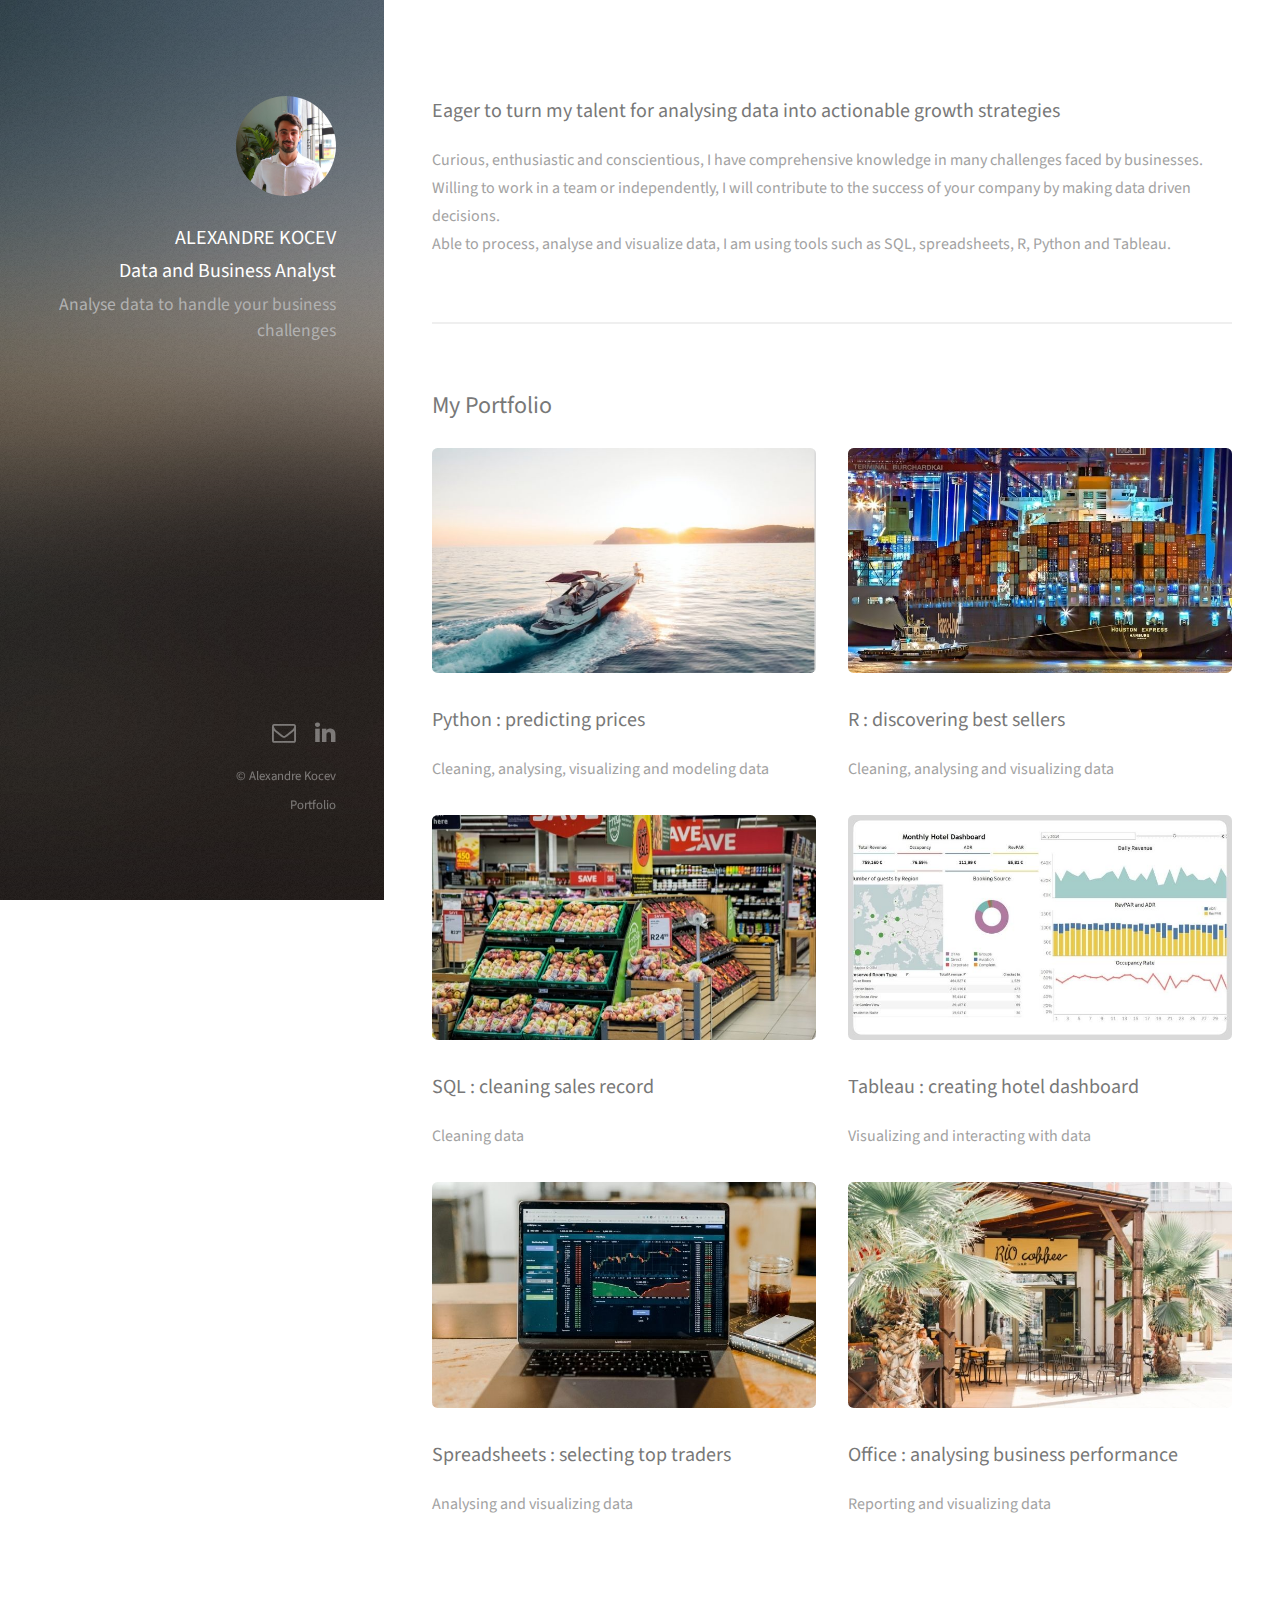
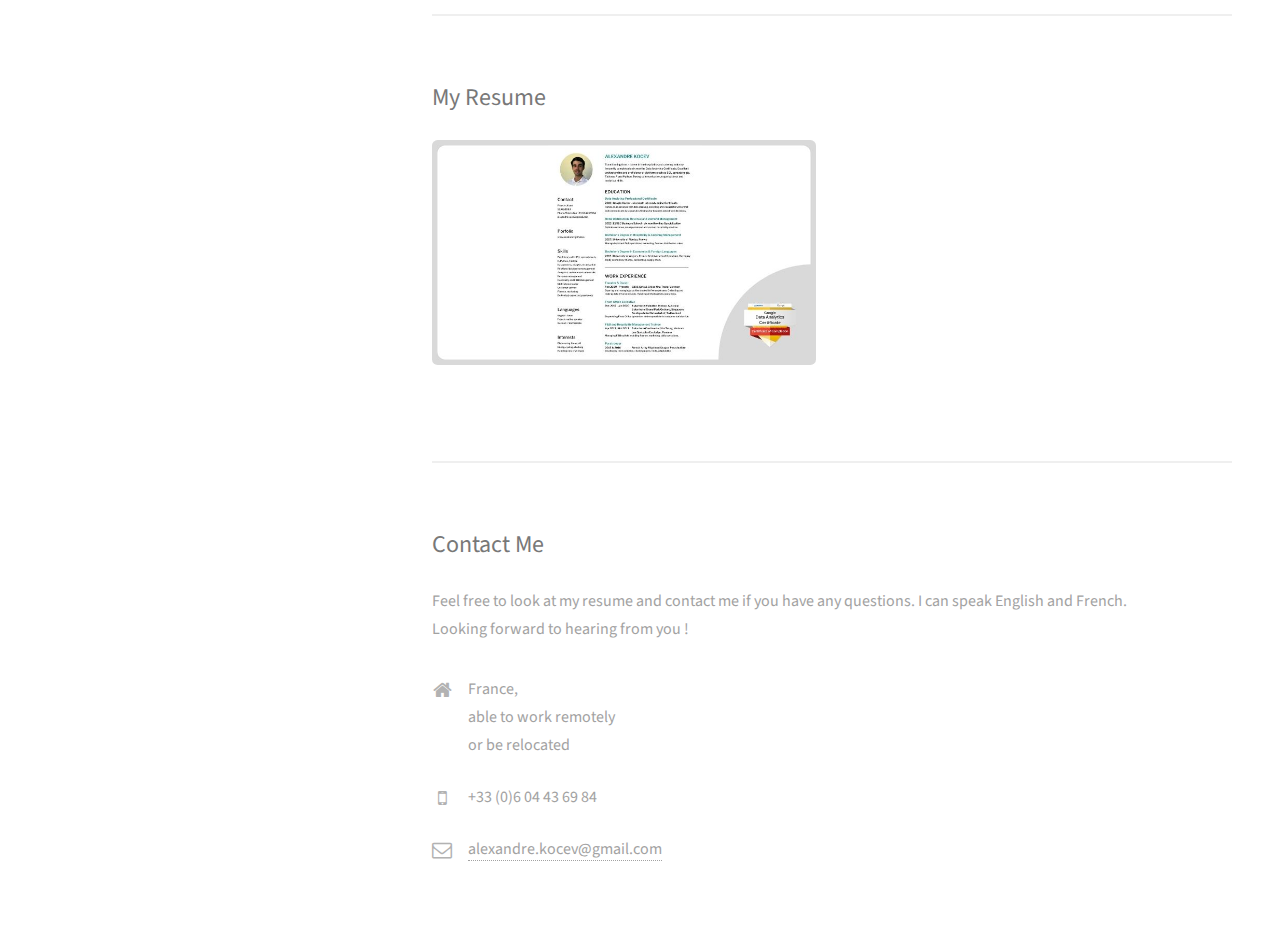
<file: index.html>
<!DOCTYPE HTML>
<!--
	Strata by HTML5 UP
	html5up.net | @n33co
	Free for personal and commercial use under the CCA 3.0 license (html5up.net/license)
-->
<html>
	<head>
		<title>Alex Kocev's Portfolio</title>
		<meta http-equiv="content-type" content="text/html; charset=utf-8" />
		<meta name="description" content="" />
		<meta name="keywords" content="" />
		<!--[if lte IE 8]><script src="css/ie/html5shiv.js"></script><![endif]-->
		<script src="js/jquery.min.js"></script>
		<script src="js/jquery.poptrox.min.js"></script>
		<script src="js/skel.min.js"></script>
		<script src="js/init.js"></script>
		<noscript>
			<link rel="stylesheet" href="css/skel.css" />
			<link rel="stylesheet" href="css/style.css" />
			<link rel="stylesheet" href="css/style-xlarge.css" />
		</noscript>
		<!--[if lte IE 8]><link rel="stylesheet" href="css/ie/v8.css" /><![endif]-->
	</head>
	<body id="top">

		<!-- Header -->
			<header id="header">
				<a href="#" class="image avatar"><img src="images/avatar.jpg" alt="" /></a>
				<h1><strong>ALEXANDRE KOCEV</strong></h1>
				<h3>Data and Business Analyst</h3>
				<p>Analyse data to handle your business challenges</p>
			</header>

		<!-- Main -->
			<div id="main">

				<!-- One -->
					<section id="one">
						<header class="major">
							<h3>Eager to turn my talent for analysing data into actionable growth strategies</h3>
						</header>
						<p>Curious, enthusiastic and conscientious, I have comprehensive knowledge in many challenges faced by businesses. Willing to work in a team or independently, I will contribute to the success of your company by making data driven decisions.<br />
							Able to process, analyse and visualize data, I am using tools such as SQL, spreadsheets, R, Python and Tableau.</p>

							<!-- Button for Resume
						<ul class="actions">
							<li><a href="Resume Alexandre Kocev.pdf" class="button">My Resume</a></li>
						</ul>
						-->
					</section>

				<!-- Two -->
					<section id="two">
						<h2>My Portfolio</h2>
						<div class="row">
							<article class="6u 12u$(xsmall)">
								<a href="HorizonBoat.html" class="image fit thumb"><img src="images/thumbs/python.jpg" alt="" /></a>
								<h3>Python : predicting prices</h3>
								<p>Cleaning, analysing, visualizing and modeling data</p>
							</article>
							<article class="6u$ 12u$(xsmall)">
								<a href="BlueIsland.html" class="image fit thumb"><img src="images/thumbs/r.jpg" alt="" /></a>
								<h3>R : discovering best sellers</h3>
								<p>Cleaning, analysing and visualizing data</p>
							</article>
							<article class="6u 12u$(xsmall)">
								<a href="BrightAlmond.html" class="image fit thumb"><img src="images/thumbs/sql.jpg" alt="" /></a>
								<h3>SQL : cleaning sales record</h3>
								<p>Cleaning data</p>
							</article>
							<article class="6u$ 12u$(xsmall)">
								<a href="https://public.tableau.com/views/MonthlyHotelDashboard/MonthlyHotelDashboard?:language=fr-FR&publish=yes&:display_count=n&:origin=viz_share_link" class="image fit thumb"><img src="images/thumbs/tableau.jpg" alt="" /></a>
								<h3>Tableau : creating hotel dashboard</h3>
								<p>Visualizing and interacting with data </p>
							</article>
							<article class="6u 12u$(xsmall)">
								<a href="https://docs.google.com/spreadsheets/d/19ME0wdsol8_mXZ8qnE8zpffFfun94G-VrJDRuSbKVKA/edit?usp=sharing" class="image fit thumb"><img src="images/thumbs/spreadsheet.jpg" alt="" /></a>
								<h3>Spreadsheets : selecting top traders</h3>
								<p>Analysing and visualizing data</p>
							</article>
							<article class="6u$ 12u$(xsmall)">
								<a href="https://docs.google.com/document/d/1wfwijqjHOpPyVftwlnGJTdBvQAgU-KlJ9WnrTEDpZdY/edit?usp=sharing" class="image fit thumb"><img src="images/thumbs/report.jpg" alt="" /></a>
								<h3>Office : analysing business performance</h3>
								<p>Reporting and visualizing data</p>
							</article>
						</div>
					</section>

					<!-- Two* -->
					<section id="two">
						<h2>My Resume</h2>
						<div class="row">
							<article class="6u 12u$(xsmall)">
								<a href="Resume Alexandre Kocev.pdf" class="image fit thumb"><img src="images/thumbs/resume.jpg" alt="" /></a>
							</article>
						</div>
					</section>

				<!-- Three -->
					<section id="three">
						<h2>Contact Me</h2>
						<p>Feel free to look at my resume and contact me if you have any questions. I can speak English and French.<br />
							Looking forward to hearing from you !</p>
						<div class="row">
							<div class="4u$ 12u$(small)">
								<ul class="labeled-icons">
									<li>
										<h3 class="icon fa-home"><span class="label">Address</span></h3>
										France,<br />
										able to work remotely<br />
										or be relocated
									</li>
									<li>
										<h3 class="icon fa-mobile"><span class="label">Phone</span></h3>
										+33 (0)6 04 43 69 84
									</li>
									<li>
										<h3 class="icon fa-envelope-o"><span class="label">Email</span></h3>
										<a href="#">alexandre.kocev@gmail.com</a>
									</li>
								</ul>
							</div>
						</div>
					</section>

				<!-- Four -->
				<!--
					<section id="four">
						<h2>Elements</h2>

						<section>
							<h4>Text</h4>
							<p>This is <b>bold</b> and this is <strong>strong</strong>. This is <i>italic</i> and this is <em>emphasized</em>.
							This is <sup>superscript</sup> text and this is <sub>subscript</sub> text.
							This is <u>underlined</u> and this is code: <code>for (;;) { ... }</code>. Finally, <a href="#">this is a link</a>.</p>
							<hr />
							<header>
								<h4>Heading with a Subtitle</h4>
								<p>Lorem ipsum dolor sit amet nullam id egestas urna aliquam</p>
							</header>
							<p>Nunc lacinia ante nunc ac lobortis. Interdum adipiscing gravida odio porttitor sem non mi integer non faucibus ornare mi ut ante amet placerat aliquet. Volutpat eu sed ante lacinia sapien lorem accumsan varius montes viverra nibh in adipiscing blandit tempus accumsan.</p>
							<header>
								<h5>Heading with a Subtitle</h5>
								<p>Lorem ipsum dolor sit amet nullam id egestas urna aliquam</p>
							</header>
							<p>Nunc lacinia ante nunc ac lobortis. Interdum adipiscing gravida odio porttitor sem non mi integer non faucibus ornare mi ut ante amet placerat aliquet. Volutpat eu sed ante lacinia sapien lorem accumsan varius montes viverra nibh in adipiscing blandit tempus accumsan.</p>
							<hr />
							<h2>Heading Level 2</h2>
							<h3>Heading Level 3</h3>
							<h4>Heading Level 4</h4>
							<h5>Heading Level 5</h5>
							<h6>Heading Level 6</h6>
							<hr />
							<h5>Blockquote</h5>
							<blockquote>Fringilla nisl. Donec accumsan interdum nisi, quis tincidunt felis sagittis eget tempus euismod. Vestibulum ante ipsum primis in faucibus vestibulum. Blandit adipiscing eu felis iaculis volutpat ac adipiscing accumsan faucibus. Vestibulum ante ipsum primis in faucibus lorem ipsum dolor sit amet nullam adipiscing eu felis.</blockquote>
							<h5>Preformatted</h5>
							<pre><code>i = 0;

while (!deck.isInOrder()) {
print 'Iteration ' + i;
deck.shuffle();
i++;
}

print 'It took ' + i + ' iterations to sort the deck.';</code></pre>
						</section>

						<section>
							<h4>Lists</h4>
							<div class="row">
								<div class="6u 12u$(xsmall)">
									<h5>Unordered</h5>
									<ul>
										<li>Dolor pulvinar etiam magna etiam.</li>
										<li>Sagittis adipiscing lorem eleifend.</li>
										<li>Felis enim feugiat dolore viverra.</li>
									</ul>
									<h5>Alternate</h5>
									<ul class="alt">
										<li>Dolor pulvinar etiam magna etiam.</li>
										<li>Sagittis adipiscing lorem eleifend.</li>
										<li>Felis enim feugiat dolore viverra.</li>
									</ul>
								</div>
								<div class="6u$ 12u$(xsmall)">
									<h5>Ordered</h5>
									<ol>
										<li>Dolor pulvinar etiam magna etiam.</li>
										<li>Etiam vel felis at lorem sed viverra.</li>
										<li>Felis enim feugiat dolore viverra.</li>
										<li>Dolor pulvinar etiam magna etiam.</li>
										<li>Etiam vel felis at lorem sed viverra.</li>
										<li>Felis enim feugiat dolore viverra.</li>
									</ol>
									<h5>Icons</h5>
									<ul class="icons">
										<li><a href="#" class="icon fa-twitter"><span class="label">Twitter</span></a></li>
										<li><a href="#" class="icon fa-facebook"><span class="label">Facebook</span></a></li>
										<li><a href="#" class="icon fa-instagram"><span class="label">Instagram</span></a></li>
										<li><a href="#" class="icon fa-github"><span class="label">Github</span></a></li>
										<li><a href="#" class="icon fa-dribbble"><span class="label">Dribbble</span></a></li>
										<li><a href="#" class="icon fa-tumblr"><span class="label">Tumblr</span></a></li>
									</ul>
								</div>
							</div>
							<h5>Actions</h5>
							<ul class="actions">
								<li><a href="#" class="button special">Default</a></li>
								<li><a href="#" class="button">Default</a></li>
							</ul>
							<ul class="actions small">
								<li><a href="#" class="button special small">Small</a></li>
								<li><a href="#" class="button small">Small</a></li>
							</ul>
							<div class="row">
								<div class="6u 12u$(small)">
									<ul class="actions vertical">
										<li><a href="#" class="button special">Default</a></li>
										<li><a href="#" class="button">Default</a></li>
									</ul>
								</div>
								<div class="6u$ 12u$(small)">
									<ul class="actions vertical small">
										<li><a href="#" class="button special small">Small</a></li>
										<li><a href="#" class="button small">Small</a></li>
									</ul>
								</div>
								<div class="6u 12u$(small)">
									<ul class="actions vertical">
										<li><a href="#" class="button special fit">Default</a></li>
										<li><a href="#" class="button fit">Default</a></li>
									</ul>
								</div>
								<div class="6u$ 12u$(small)">
									<ul class="actions vertical small">
										<li><a href="#" class="button special small fit">Small</a></li>
										<li><a href="#" class="button small fit">Small</a></li>
									</ul>
								</div>
							</div>
						</section>

						<section>
							<h4>Table</h4>
							<h5>Default</h5>
							<div class="table-wrapper">
								<table>
									<thead>
										<tr>
											<th>Name</th>
											<th>Description</th>
											<th>Price</th>
										</tr>
									</thead>
									<tbody>
										<tr>
											<td>Item One</td>
											<td>Ante turpis integer aliquet porttitor.</td>
											<td>29.99</td>
										</tr>
										<tr>
											<td>Item Two</td>
											<td>Vis ac commodo adipiscing arcu aliquet.</td>
											<td>19.99</td>
										</tr>
										<tr>
											<td>Item Three</td>
											<td> Morbi faucibus arcu accumsan lorem.</td>
											<td>29.99</td>
										</tr>
										<tr>
											<td>Item Four</td>
											<td>Vitae integer tempus condimentum.</td>
											<td>19.99</td>
										</tr>
										<tr>
											<td>Item Five</td>
											<td>Ante turpis integer aliquet porttitor.</td>
											<td>29.99</td>
										</tr>
									</tbody>
									<tfoot>
										<tr>
											<td colspan="2"></td>
											<td>100.00</td>
										</tr>
									</tfoot>
								</table>
							</div>

							<h5>Alternate</h5>
							<div class="table-wrapper">
								<table class="alt">
									<thead>
										<tr>
											<th>Name</th>
											<th>Description</th>
											<th>Price</th>
										</tr>
									</thead>
									<tbody>
										<tr>
											<td>Item One</td>
											<td>Ante turpis integer aliquet porttitor.</td>
											<td>29.99</td>
										</tr>
										<tr>
											<td>Item Two</td>
											<td>Vis ac commodo adipiscing arcu aliquet.</td>
											<td>19.99</td>
										</tr>
										<tr>
											<td>Item Three</td>
											<td> Morbi faucibus arcu accumsan lorem.</td>
											<td>29.99</td>
										</tr>
										<tr>
											<td>Item Four</td>
											<td>Vitae integer tempus condimentum.</td>
											<td>19.99</td>
										</tr>
										<tr>
											<td>Item Five</td>
											<td>Ante turpis integer aliquet porttitor.</td>
											<td>29.99</td>
										</tr>
									</tbody>
									<tfoot>
										<tr>
											<td colspan="2"></td>
											<td>100.00</td>
										</tr>
									</tfoot>
								</table>
							</div>
						</section>

						<section>
							<h4>Buttons</h4>
							<ul class="actions">
								<li><a href="#" class="button special">Special</a></li>
								<li><a href="#" class="button">Default</a></li>
							</ul>
							<ul class="actions">
								<li><a href="#" class="button big">Big</a></li>
								<li><a href="#" class="button">Default</a></li>
								<li><a href="#" class="button small">Small</a></li>
							</ul>
							<ul class="actions fit">
								<li><a href="#" class="button special fit">Fit</a></li>
								<li><a href="#" class="button fit">Fit</a></li>
							</ul>
							<ul class="actions fit small">
								<li><a href="#" class="button special fit small">Fit + Small</a></li>
								<li><a href="#" class="button fit small">Fit + Small</a></li>
							</ul>
							<ul class="actions">
								<li><a href="#" class="button special icon fa-download">Icon</a></li>
								<li><a href="#" class="button icon fa-download">Icon</a></li>
							</ul>
							<ul class="actions">
								<li><span class="button special disabled">Special</span></li>
								<li><span class="button disabled">Default</span></li>
							</ul>
						</section>

						<section>
							<h4>Form</h4>
							<form method="post" action="#">
								<div class="row uniform 50%">
									<div class="6u 12u$(xsmall)">
										<input type="text" name="demo-name" id="demo-name" value="" placeholder="Name" />
									</div>
									<div class="6u$ 12u$(xsmall)">
										<input type="email" name="demo-email" id="demo-email" value="" placeholder="Email" />
									</div>
									<div class="12u$">
										<div class="select-wrapper">
											<select name="demo-category" id="demo-category">
												<option value="">- Category -</option>
												<option value="1">Manufacturing</option>
												<option value="1">Shipping</option>
												<option value="1">Administration</option>
												<option value="1">Human Resources</option>
											</select>
										</div>
									</div>
									<div class="4u 12u$(small)">
										<input type="radio" id="demo-priority-low" name="demo-priority" checked>
										<label for="demo-priority-low">Low Priority</label>
									</div>
									<div class="4u 12u$(small)">
										<input type="radio" id="demo-priority-normal" name="demo-priority">
										<label for="demo-priority-normal">Normal Priority</label>
									</div>
									<div class="4u$ 12u(small)">
										<input type="radio" id="demo-priority-high" name="demo-priority">
										<label for="demo-priority-high">High Priority</label>
									</div>
									<div class="6u 12u$(small)">
										<input type="checkbox" id="demo-copy" name="demo-copy">
										<label for="demo-copy">Email me a copy of this message</label>
									</div>
									<div class="6u$ 12u$(small)">
										<input type="checkbox" id="demo-human" name="demo-human" checked>
										<label for="demo-human">I am a human and not a robot</label>
									</div>
									<div class="12u$">
										<textarea name="demo-message" id="demo-message" placeholder="Enter your message" rows="6"></textarea>
									</div>
									<div class="12u$">
										<ul class="actions">
											<li><input type="submit" value="Send Message" class="special" /></li>
											<li><input type="reset" value="Reset" /></li>
										</ul>
									</div>
								</div>
							</form>
						</section>

						<section>
							<h4>Image</h4>
							<h5>Fit</h5>
							<div class="box alt">
								<div class="row 50% uniform">
									<div class="12u$"><span class="image fit"><img src="images/fulls/05.jpg" alt="" /></span></div>
									<div class="4u"><span class="image fit"><img src="images/thumbs/01.jpg" alt="" /></span></div>
									<div class="4u"><span class="image fit"><img src="images/thumbs/02.jpg" alt="" /></span></div>
									<div class="4u$"><span class="image fit"><img src="images/thumbs/03.jpg" alt="" /></span></div>
									<div class="4u"><span class="image fit"><img src="images/thumbs/04.jpg" alt="" /></span></div>
									<div class="4u"><span class="image fit"><img src="images/thumbs/05.jpg" alt="" /></span></div>
									<div class="4u$"><span class="image fit"><img src="images/thumbs/06.jpg" alt="" /></span></div>
									<div class="4u"><span class="image fit"><img src="images/thumbs/03.jpg" alt="" /></span></div>
									<div class="4u"><span class="image fit"><img src="images/thumbs/02.jpg" alt="" /></span></div>
									<div class="4u$"><span class="image fit"><img src="images/thumbs/01.jpg" alt="" /></span></div>
								</div>
							</div>
							<h5>Left &amp; Right</h5>
							<p><span class="image left"><img src="images/avatar.jpg" alt="" /></span>Fringilla nisl. Donec accumsan interdum nisi, quis tincidunt felis sagittis eget. tempus euismod. Vestibulum ante ipsum primis in faucibus vestibulum. Blandit adipiscing eu felis iaculis volutpat ac adipiscing accumsan eu faucibus. Integer ac pellentesque praesent tincidunt felis sagittis eget. tempus euismod. Vestibulum ante ipsum primis in faucibus vestibulum. Blandit adipiscing eu felis iaculis volutpat ac adipiscing accumsan eu faucibus. Integer ac pellentesque praesent. Donec accumsan interdum nisi, quis tincidunt felis sagittis eget. tempus euismod. Vestibulum ante ipsum primis in faucibus vestibulum. Blandit adipiscing eu felis iaculis volutpat ac adipiscing accumsan eu faucibus. Integer ac pellentesque praesent tincidunt felis sagittis eget. tempus euismod. Vestibulum ante ipsum primis in faucibus vestibulum. Blandit adipiscing eu felis iaculis volutpat ac adipiscing accumsan eu faucibus. Integer ac pellentesque praesent.</p>
							<p><span class="image right"><img src="images/avatar.jpg" alt="" /></span>Fringilla nisl. Donec accumsan interdum nisi, quis tincidunt felis sagittis eget. tempus euismod. Vestibulum ante ipsum primis in faucibus vestibulum. Blandit adipiscing eu felis iaculis volutpat ac adipiscing accumsan eu faucibus. Integer ac pellentesque praesent tincidunt felis sagittis eget. tempus euismod. Vestibulum ante ipsum primis in faucibus vestibulum. Blandit adipiscing eu felis iaculis volutpat ac adipiscing accumsan eu faucibus. Integer ac pellentesque praesent. Donec accumsan interdum nisi, quis tincidunt felis sagittis eget. tempus euismod. Vestibulum ante ipsum primis in faucibus vestibulum. Blandit adipiscing eu felis iaculis volutpat ac adipiscing accumsan eu faucibus. Integer ac pellentesque praesent tincidunt felis sagittis eget. tempus euismod. Vestibulum ante ipsum primis in faucibus vestibulum. Blandit adipiscing eu felis iaculis volutpat ac adipiscing accumsan eu faucibus. Integer ac pellentesque praesent.</p>
						</section>

					</section>
				-->

			</div>

		<!-- Footer -->
			<footer id="footer">
				<ul class="icons">
					<li><a href="mailto:alexandre.kocev@gmail.com" class="icon fa-envelope-o"><span class="label">Email</span></a></li>
					<li><a href="https://www.linkedin.com/in/alexandre-kocev/" class="icon fa-linkedin"><span class="label">Linkedin</span></a></li>
				</ul>
				<ul class="copyright">
					<li>&copy; Alexandre Kocev</li><li>Portfolio</a></li>
				</ul>
			</footer>

	</body>
</html>
</file>
<file: css/style-xlarge.css>
/*
	Strata by HTML5 UP
	html5up.net | @n33co
	Free for personal and commercial use under the CCA 3.0 license (html5up.net/license)
*/

/* Basic */

	body, input, select, textarea {
		font-size: 12pt;
	}
</file>
<file: css/skel.css>
/* Resets (http://meyerweb.com/eric/tools/css/reset/ | v2.0 | 20110126 | License: none (public domain)) */

	html,body,div,span,applet,object,iframe,h1,h2,h3,h4,h5,h6,p,blockquote,pre,a,abbr,acronym,address,big,cite,code,del,dfn,em,img,ins,kbd,q,s,samp,small,strike,strong,sub,sup,tt,var,b,u,i,center,dl,dt,dd,ol,ul,li,fieldset,form,label,legend,table,caption,tbody,tfoot,thead,tr,th,td,article,aside,canvas,details,embed,figure,figcaption,footer,header,hgroup,menu,nav,output,ruby,section,summary,time,mark,audio,video{margin:0;padding:0;border:0;font-size:100%;font:inherit;vertical-align:baseline;}article,aside,details,figcaption,figure,footer,header,hgroup,menu,nav,section{display:block;}body{line-height:1;}ol,ul{list-style:none;}blockquote,q{quotes:none;}blockquote:before,blockquote:after,q:before,q:after{content:'';content:none;}table{border-collapse:collapse;border-spacing:0;}body{-webkit-text-size-adjust:none}

/* Box Model */

	*, *:before, *:after {
		-moz-box-sizing: border-box;
		-webkit-box-sizing: border-box;
		box-sizing: border-box;
	}

/* Container */

	.container {
		margin-left: auto;
		margin-right: auto;

		/* width: (containers) */
		width: 100%;
	}

	/* Modifiers */

		/* 125% */
			.container.\31 25\25 {
				width: 100%;

				/* max-width: (containers * 1.25) */
				max-width: 125%;

				/* min-width: (containers) */
				min-width: 100%;
			}

		/* 75% */
			.container.\37 5\25 {

				/* width: (containers * 0.75) */
				width: 75%;

			}

		/* 50% */
			.container.\35 0\25 {

				/* width: (containers * 0.50) */
				width: 50%;

			}

		/* 25% */
			.container.\32 5\25 {

				/* width: (containers * 0.25) */
				width: 25%;

			}

/* Grid */

	.row {
		border-bottom: solid 1px transparent;
	}

	.row > * {
		float: left;
	}

	.row:after, .row:before {
		content: '';
		display: block;
		clear: both;
		height: 0;
	}

	.row.uniform > * > :first-child {
		margin-top: 0;
	}

	.row.uniform > * > :last-child {
		margin-bottom: 0;
	}

	/* Gutters */

		/* Normal */

			.row > * {
				/* padding: (gutters.horizontal) 0 0 (gutters.vertical) */
				padding: 0 0 0 2.5em;
			}

			.row {
				/* margin: -(gutters.horizontal) 0 -1px -(gutters.vertical) */
				margin: 0 0 -1px -2.5em;
			}

			.row.uniform > * {
				/* padding: (gutters.vertical) 0 0 (gutters.vertical) */
				padding: 2.5em 0 0 2.5em;
			}

			.row.uniform {
				/* margin: -(gutters.vertical) 0 -1px -(gutters.vertical) */
				margin: -2.5em 0 -1px -2.5em;
			}

		/* 200% */

			.row.\32 00\25 > * {
				/* padding: (gutters.horizontal) 0 0 (gutters.vertical) */
				padding: 0 0 0 5em;
			}

			.row.\32 00\25 {
				/* margin: -(gutters.horizontal) 0 -1px -(gutters.vertical) */
				margin: 0 0 -1px -5em;
			}

			.row.uniform.\32 00\25 > * {
				/* padding: (gutters.vertical) 0 0 (gutters.vertical) */
				padding: 5em 0 0 5em;
			}

			.row.uniform.\32 00\25 {
				/* margin: -(gutters.vertical) 0 -1px -(gutters.vertical) */
				margin: -5em 0 -1px -5em;
			}

		/* 150% */

			.row.\31 50\25 > * {
				/* padding: (gutters.horizontal) 0 0 (gutters.vertical) */
				padding: 0 0 0 3.75em;
			}

			.row.\31 50\25 {
				/* margin: -(gutters.horizontal) 0 -1px -(gutters.vertical) */
				margin: 0 0 -1px -3.75em;
			}

			.row.uniform.\31 50\25 > * {
				/* padding: (gutters.vertical) 0 0 (gutters.vertical) */
				padding: 3.75em 0 0 3.75em;
			}

			.row.uniform.\31 50\25 {
				/* margin: -(gutters.vertical) 0 -1px -(gutters.vertical) */
				margin: -3.75em 0 -1px -3.75em;
			}

		/* 50% */

			.row.\35 0\25 > * {
				/* padding: (gutters.horizontal) 0 0 (gutters.vertical) */
				padding: 0 0 0 1.25em;
			}

			.row.\35 0\25 {
				/* margin: -(gutters.horizontal) 0 -1px -(gutters.vertical) */
				margin: 0 0 -1px -1.25em;
			}

			.row.uniform.\35 0\25 > * {
				/* padding: (gutters.vertical) 0 0 (gutters.vertical) */
				padding: 1.25em 0 0 1.25em;
			}

			.row.uniform.\35 0\25 {
				/* margin: -(gutters.vertical) 0 -1px -(gutters.vertical) */
				margin: -1.25em 0 -1px -1.25em;
			}

		/* 25% */

			.row.\32 5\25 > * {
				/* padding: (gutters.horizontal) 0 0 (gutters.vertical) */
				padding: 0 0 0 0.625em;
			}

			.row.\32 5\25 {
				/* margin: -(gutters.horizontal) 0 -1px -(gutters.vertical) */
				margin: 0 0 -1px -0.625em;
			}

			.row.uniform.\32 5\25 > * {
				/* padding: (gutters.vertical) 0 0 (gutters.vertical) */
				padding: 0.625em 0 0 0.625em;
			}

			.row.uniform.\32 5\25 {
				/* margin: -(gutters.vertical) 0 -1px -(gutters.vertical) */
				margin: -0.625em 0 -1px -0.625em;
			}

		/* 0% */

			.row.\30 \25 > * {
				padding: 0;
			}

			.row.\30 \25 {
				margin: 0 0 -1px 0;
			}

	/* Cells */

		.\31 2u, .\31 2u\24 { width: 100%; clear: none; margin-left: 0; }
		.\31 1u, .\31 1u\24 { width: 91.6666666667%; clear: none; margin-left: 0; }
		.\31 0u, .\31 0u\24 { width: 83.3333333333%; clear: none; margin-left: 0; }
		.\39 u, .\39 u\24 { width: 75%; clear: none; margin-left: 0; }
		.\38 u, .\38 u\24 { width: 66.6666666667%; clear: none; margin-left: 0; }
		.\37 u, .\37 u\24 { width: 58.3333333333%; clear: none; margin-left: 0; }
		.\36 u, .\36 u\24 { width: 50%; clear: none; margin-left: 0; }
		.\35 u, .\35 u\24 { width: 41.6666666667%; clear: none; margin-left: 0; }
		.\34 u, .\34 u\24 { width: 33.3333333333%; clear: none; margin-left: 0; }
		.\33 u, .\33 u\24 { width: 25%; clear: none; margin-left: 0; }
		.\32 u, .\32 u\24 { width: 16.6666666667%; clear: none; margin-left: 0; }
		.\31 u, .\31 u\24 { width: 8.3333333333%; clear: none; margin-left: 0; }

		.\31 2u\24 + *,
		.\31 1u\24 + *,
		.\31 0u\24 + *,
		.\39 u\24 + *,
		.\38 u\24 + *,
		.\37 u\24 + *,
		.\36 u\24 + *,
		.\35 u\24 + *,
		.\34 u\24 + *,
		.\33 u\24 + *,
		.\32 u\24 + *,
		.\31 u\24 + * {
			clear: left;
		}

		.\-11u { margin-left: 91.6666666667% }
		.\-10u { margin-left: 83.3333333333% }
		.\-9u { margin-left: 75% }
		.\-8u { margin-left: 66.6666666667% }
		.\-7u { margin-left: 58.3333333333% }
		.\-6u { margin-left: 50% }
		.\-5u { margin-left: 41.6666666667% }
		.\-4u { margin-left: 33.3333333333% }
		.\-3u { margin-left: 25% }
		.\-2u { margin-left: 16.6666666667% }
		.\-1u { margin-left: 8.3333333333% }
</file>
<file: css/style.css>
@import url(font-awesome.min.css);
@import url("http://fonts.googleapis.com/css?family=Source+Sans+Pro:400,400italic");

/*
	Strata by HTML5 UP
	html5up.net | @n33co
	Free for personal and commercial use under the CCA 3.0 license (html5up.net/license)
*/

/* Basic */

	body {
		background: #fff;
	}

		body.is-loading *, body.is-loading *:before, body.is-loading *:after {
			-moz-animation: none !important;
			-webkit-animation: none !important;
			-o-animation: none !important;
			-ms-animation: none !important;
			animation: none !important;
			-moz-transition: none !important;
			-webkit-transition: none !important;
			-o-transition: none !important;
			-ms-transition: none !important;
			transition: none !important;
		}

	body, input, select, textarea {
		color: #a2a2a2;
		font-family: "Source Sans Pro", Helvetica, sans-serif;
		font-size: 16pt;
		font-weight: 400;
		line-height: 1.75em;
	}

	a {
		-moz-transition: color 0.2s ease-in-out, border-color 0.2s ease-in-out;
		-webkit-transition: color 0.2s ease-in-out, border-color 0.2s ease-in-out;
		-o-transition: color 0.2s ease-in-out, border-color 0.2s ease-in-out;
		-ms-transition: color 0.2s ease-in-out, border-color 0.2s ease-in-out;
		transition: color 0.2s ease-in-out, border-color 0.2s ease-in-out;
		border-bottom: dotted 1px;
		color: #49bf9d;
		text-decoration: none;
	}

		a:hover {
			border-bottom-color: transparent;
			color: #49bf9d !important;
			text-decoration: none;
		}

	strong, b {
		color: #787878;
		font-weight: 400;
	}

	em, i {
		font-style: italic;
	}

	p {
		margin: 0 0 2em 0;
	}

	h1, h2, h3, h4, h5, h6 {
		color: #787878;
		font-weight: 400;
		line-height: 1em;
		margin: 0 0 1em 0;
	}

		h1 a, h2 a, h3 a, h4 a, h5 a, h6 a {
			color: inherit;
			text-decoration: none;
		}

	h1 {
		font-size: 2em;
		line-height: 1.5em;
	}

	h2 {
		font-size: 1.5em;
		line-height: 1.5em;
	}

	h3 {
		font-size: 1.25em;
		line-height: 1.5em;
	}

	h4 {
		font-size: 1.1em;
		line-height: 1.5em;
	}

	h5 {
		font-size: 0.9em;
		line-height: 1.5em;
	}

	h6 {
		font-size: 0.7em;
		line-height: 1.5em;
	}

	sub {
		font-size: 0.8em;
		position: relative;
		top: 0.5em;
	}

	sup {
		font-size: 0.8em;
		position: relative;
		top: -0.5em;
	}

	hr {
		border: 0;
		border-bottom: solid 2px #efefef;
		margin: 2em 0;
	}

		hr.major {
			margin: 3em 0;
		}

	blockquote {
		border-left: solid 6px #efefef;
		font-style: italic;
		margin: 0 0 2em 0;
		padding: 0.5em 0 0.5em 1.5em;
	}

	code {
		background: #f7f7f7;
		border-radius: 0.35em;
		border: solid 2px #efefef;
		font-family: "Courier New", monospace;
		font-size: 0.9em;
		margin: 0 0.25em;
		padding: 0.25em 0.65em;
	}

	pre {
		-webkit-overflow-scrolling: touch;
		font-family: "Courier New", monospace;
		font-size: 0.9em;
		margin: 0 0 2em 0;
	}

		pre code {
			display: block;
			line-height: 1.75em;
			padding: 1em 1.5em;
			overflow-x: auto;
		}

	.align-left {
		text-align: left;
	}

	.align-center {
		text-align: center;
	}

	.align-right {
		text-align: right;
	}

/* Section/Article */

	section.special, article.special {
		text-align: center;
	}

	header p {
		color: #b2b2b2;
		position: relative;
		margin: 0 0 1.5em 0;
	}

	header h2 + p {
		font-size: 1.25em;
		margin-top: -1em;
		line-height: 1.5em;
	}

	header h3 + p {
		font-size: 1.1em;
		margin-top: -0.8em;
		line-height: 1.5em;
	}

	header h4 + p,
	header h5 + p,
	header h6 + p {
		font-size: 0.9em;
		margin-top: -0.6em;
		line-height: 1.5em;
	}

	header.major h2 {
		font-size: 2em;
	}

/* Form */

	form {
		margin: 0 0 2em 0;
	}

	label {
		color: #787878;
		display: block;
		font-size: 0.9em;
		font-weight: 400;
		margin: 0 0 1em 0;
	}

	input[type="text"],
	input[type="password"],
	input[type="email"],
	select,
	textarea {
		-moz-appearance: none;
		-webkit-appearance: none;
		-o-appearance: none;
		-ms-appearance: none;
		appearance: none;
		background: #f7f7f7;
		border-radius: 0.35em;
		border: solid 2px transparent;
		color: inherit;
		display: block;
		outline: 0;
		padding: 0 0.75em;
		text-decoration: none;
		width: 100%;
	}

		input[type="text"]:invalid,
		input[type="password"]:invalid,
		input[type="email"]:invalid,
		select:invalid,
		textarea:invalid {
			box-shadow: none;
		}

		input[type="text"]:focus,
		input[type="password"]:focus,
		input[type="email"]:focus,
		select:focus,
		textarea:focus {
			border-color: #49bf9d;
		}

	.select-wrapper {
		text-decoration: none;
		display: block;
		position: relative;
	}

		.select-wrapper:before {
			-moz-osx-font-smoothing: grayscale;
			-webkit-font-smoothing: antialiased;
			font-family: FontAwesome;
			font-style: normal;
			font-weight: normal;
			text-transform: none !important;
		}

		.select-wrapper:before {
			color: #dfdfdf;
			content: '\f078';
			display: block;
			height: 2.75em;
			line-height: 2.75em;
			pointer-events: none;
			position: absolute;
			right: 0;
			text-align: center;
			top: 0;
			width: 2.75em;
		}

		.select-wrapper select::-ms-expand {
			display: none;
		}

	input[type="text"],
	input[type="password"],
	input[type="email"],
	select {
		height: 2.75em;
	}

	textarea {
		padding: 0.75em;
	}

	input[type="checkbox"],
	input[type="radio"] {
		-moz-appearance: none;
		-webkit-appearance: none;
		-o-appearance: none;
		-ms-appearance: none;
		appearance: none;
		display: block;
		float: left;
		margin-right: -2em;
		opacity: 0;
		width: 1em;
		z-index: -1;
	}

		input[type="checkbox"] + label,
		input[type="radio"] + label {
			text-decoration: none;
			color: #a2a2a2;
			cursor: pointer;
			display: inline-block;
			font-size: 1em;
			font-weight: 400;
			padding-left: 2.4em;
			padding-right: 0.75em;
			position: relative;
		}

			input[type="checkbox"] + label:before,
			input[type="radio"] + label:before {
				-moz-osx-font-smoothing: grayscale;
				-webkit-font-smoothing: antialiased;
				font-family: FontAwesome;
				font-style: normal;
				font-weight: normal;
				text-transform: none !important;
			}

			input[type="checkbox"] + label:before,
			input[type="radio"] + label:before {
				background: #f7f7f7;
				border-radius: 0.35em;
				border: solid 2px transparent;
				content: '';
				display: inline-block;
				height: 1.65em;
				left: 0;
				line-height: 1.58125em;
				position: absolute;
				text-align: center;
				top: 0;
				width: 1.65em;
			}

		input[type="checkbox"]:checked + label:before,
		input[type="radio"]:checked + label:before {
			background: #787878;
			border-color: #787878;
			color: #fff;
			content: '\f00c';
		}

		input[type="checkbox"]:focus + label:before,
		input[type="radio"]:focus + label:before {
			border-color: #49bf9d;
		}

	input[type="checkbox"] + label:before {
		border-radius: 0.35em;
	}

	input[type="radio"] + label:before {
		border-radius: 100%;
	}

	::-webkit-input-placeholder {
		color: #b2b2b2 !important;
		opacity: 1.0;
	}

	:-moz-placeholder {
		color: #b2b2b2 !important;
		opacity: 1.0;
	}

	::-moz-placeholder {
		color: #b2b2b2 !important;
		opacity: 1.0;
	}

	:-ms-input-placeholder {
		color: #b2b2b2 !important;
		opacity: 1.0;
	}

	.formerize-placeholder {
		color: #b2b2b2 !important;
		opacity: 1.0;
	}

/* Box */

	.box {
		border-radius: 0.35em;
		border: solid 2px #efefef;
		margin-bottom: 2em;
		padding: 1.5em;
	}

		.box > :last-child,
		.box > :last-child > :last-child,
		.box > :last-child > :last-child > :last-child {
			margin-bottom: 0;
		}

		.box.alt {
			border: 0;
			border-radius: 0;
			padding: 0;
		}

/* Icon */

	.icon {
		text-decoration: none;
		border-bottom: none;
		position: relative;
	}

		.icon:before {
			-moz-osx-font-smoothing: grayscale;
			-webkit-font-smoothing: antialiased;
			font-family: FontAwesome;
			font-style: normal;
			font-weight: normal;
			text-transform: none !important;
		}

		.icon > .label {
			display: none;
		}

/* Image */

	.image {
		border-radius: 0.35em;
		border: 0;
		display: inline-block;
		position: relative;
	}

		.image:before {
			-moz-transition: opacity 0.2s ease-in-out;
			-webkit-transition: opacity 0.2s ease-in-out;
			-o-transition: opacity 0.2s ease-in-out;
			-ms-transition: opacity 0.2s ease-in-out;
			transition: opacity 0.2s ease-in-out;
			border-radius: 0.35em;
			content: '';
			display: block;
			height: 100%;
			left: 0;
			opacity: 0.5;
			position: absolute;
			top: 0;
			width: 100%;
		}

		.image.thumb {
			text-align: center;
		}

			.image.thumb:after {
				-moz-transition: opacity 0.2s ease-in-out;
				-webkit-transition: opacity 0.2s ease-in-out;
				-o-transition: opacity 0.2s ease-in-out;
				-ms-transition: opacity 0.2s ease-in-out;
				transition: opacity 0.2s ease-in-out;
				border-radius: 0.35em;
				border: solid 3px rgba(255, 255, 255, 0.5);
				color: #fff;
				content: 'View';
				display: inline-block;
				font-size: 0.8em;
				font-weight: 400;
				left: 50%;
				line-height: 2.25em;
				margin: -1.25em 0 0 -3em;
				opacity: 0;
				padding: 0 1.5em;
				position: absolute;
				text-align: center;
				text-decoration: none;
				top: 50%;
				white-space: nowrap;
			}

			.image.thumb:hover:after {
				opacity: 1.0;
			}

			.image.thumb:hover:before {
				background: url("images/overlay.png"), url("images/overlay.png");
				opacity: 1.0;
			}

		.image img {
			border-radius: 0.35em;
			display: block;
		}

		.image.left {
			float: left;
			margin: 0 1.5em 1em 0;
			top: 0.25em;
		}

		.image.right {
			float: right;
			margin: 0 0 1em 1.5em;
			top: 0.25em;
		}

		.image.left, .image.right {
			max-width: 40%;
		}

			.image.left img, .image.right img {
				width: 100%;
			}

		.image.fit {
			display: block;
			margin: 0 0 2em 0;
			width: 100%;
		}

			.image.fit img {
				width: 100%;
			}

		.image.avatar {
			border-radius: 100%;
		}

			.image.avatar:before {
				display: none;
			}

			.image.avatar img {
				border-radius: 100%;
				width: 100%;
			}

/* List */

	ol {
		list-style: decimal;
		margin: 0 0 2em 0;
		padding-left: 1.25em;
	}

		ol li {
			padding-left: 0.25em;
		}

	ul {
		list-style: disc;
		margin: 0 0 2em 0;
		padding-left: 1em;
	}

		ul li {
			padding-left: 0.5em;
		}

		ul.alt {
			list-style: none;
			padding-left: 0;
		}

			ul.alt li {
				border-top: solid 2px #efefef;
				padding: 0.5em 0;
			}

				ul.alt li:first-child {
					border-top: 0;
					padding-top: 0;
				}

		ul.icons {
			cursor: default;
			list-style: none;
			padding-left: 0;
		}

			ul.icons li {
				display: inline-block;
				padding: 0 1em 0 0;
			}

				ul.icons li:last-child {
					padding-right: 0;
				}

				ul.icons li .icon:before {
					font-size: 1.5em;
				}

		ul.actions {
			cursor: default;
			list-style: none;
			padding-left: 0;
		}

			ul.actions li {
				display: inline-block;
				padding: 0 1em 0 0;
				vertical-align: middle;
			}

				ul.actions li:last-child {
					padding-right: 0;
				}

			ul.actions.small li {
				padding: 0 0.5em 0 0;
			}

			ul.actions.vertical li {
				display: block;
				padding: 1em 0 0 0;
			}

				ul.actions.vertical li:first-child {
					padding-top: 0;
				}

				ul.actions.vertical li > * {
					margin-bottom: 0;
				}

			ul.actions.vertical.small li {
				padding: 0.5em 0 0 0;
			}

				ul.actions.vertical.small li:first-child {
					padding-top: 0;
				}

			ul.actions.fit {
				display: table;
				margin-left: -1em;
				padding: 0;
				table-layout: fixed;
				width: calc(100% + 1em);
			}

				ul.actions.fit li {
					display: table-cell;
					padding: 0 0 0 1em;
				}

					ul.actions.fit li > * {
						margin-bottom: 0;
					}

				ul.actions.fit.small {
					margin-left: -0.5em;
					width: calc(100% + 0.5em);
				}

					ul.actions.fit.small li {
						padding: 0 0 0 0.5em;
					}

		ul.labeled-icons {
			list-style: none;
			padding: 0;
		}

			ul.labeled-icons li {
				line-height: 1.75em;
				margin: 1.5em 0 0 0;
				padding-left: 2.25em;
				position: relative;
			}

				ul.labeled-icons li:first-child {
					margin-top: 0;
				}

				ul.labeled-icons li a {
					color: inherit;
				}

				ul.labeled-icons li h3 {
					color: #b2b2b2;
					left: 0;
					position: absolute;
					text-align: center;
					top: 0;
					width: 1em;
				}

	dl {
		margin: 0 0 2em 0;
	}

/* Table */

	.table-wrapper {
		-webkit-overflow-scrolling: touch;
		overflow-x: auto;
	}

	table {
		margin: 0 0 2em 0;
		width: 100%;
	}

		table tbody tr {
			border: solid 1px #efefef;
			border-left: 0;
			border-right: 0;
		}

			table tbody tr:nth-child(2n + 1) {
				background-color: #f7f7f7;
			}

		table td {
			padding: 0.75em 0.75em;
		}

		table th {
			color: #787878;
			font-size: 0.9em;
			font-weight: 400;
			padding: 0 0.75em 0.75em 0.75em;
			text-align: left;
		}

		table thead {
			border-bottom: solid 2px #efefef;
		}

		table tfoot {
			border-top: solid 2px #efefef;
		}

		table.alt {
			border-collapse: separate;
		}

			table.alt tbody tr td {
				border: solid 2px #efefef;
				border-left-width: 0;
				border-top-width: 0;
			}

				table.alt tbody tr td:first-child {
					border-left-width: 2px;
				}

			table.alt tbody tr:first-child td {
				border-top-width: 2px;
			}

			table.alt thead {
				border-bottom: 0;
			}

			table.alt tfoot {
				border-top: 0;
			}

/* Button */

	input[type="submit"],
	input[type="reset"],
	input[type="button"],
	.button {
		-moz-appearance: none;
		-webkit-appearance: none;
		-o-appearance: none;
		-ms-appearance: none;
		appearance: none;
		-moz-transition: background-color 0.2s ease-in-out, color 0.2s ease-in-out, border-color 0.2s ease-in-out;
		-webkit-transition: background-color 0.2s ease-in-out, color 0.2s ease-in-out, border-color 0.2s ease-in-out;
		-o-transition: background-color 0.2s ease-in-out, color 0.2s ease-in-out, border-color 0.2s ease-in-out;
		-ms-transition: background-color 0.2s ease-in-out, color 0.2s ease-in-out, border-color 0.2s ease-in-out;
		transition: background-color 0.2s ease-in-out, color 0.2s ease-in-out, border-color 0.2s ease-in-out;
		background-color: transparent;
		border-radius: 0.35em;
		border: solid 3px #efefef;
		color: #787878 !important;
		cursor: pointer;
		display: inline-block;
		font-weight: 400;
		height: 3.15em;
		height: calc(2.75em + 6px);
		line-height: 2.75em;
		min-width: 10em;
		padding: 0 1.5em;
		text-align: center;
		text-decoration: none;
		white-space: nowrap;
	}

		input[type="submit"]:hover,
		input[type="reset"]:hover,
		input[type="button"]:hover,
		.button:hover {
			border-color: #49bf9d;
			color: #49bf9d !important;
		}

		input[type="submit"]:active,
		input[type="reset"]:active,
		input[type="button"]:active,
		.button:active {
			background-color: rgba(73, 191, 157, 0.1);
			border-color: #49bf9d;
			color: #49bf9d !important;
		}

		input[type="submit"].icon,
		input[type="reset"].icon,
		input[type="button"].icon,
		.button.icon {
			padding-left: 1.35em;
		}

			input[type="submit"].icon:before,
			input[type="reset"].icon:before,
			input[type="button"].icon:before,
			.button.icon:before {
				margin-right: 0.5em;
			}

		input[type="submit"].fit,
		input[type="reset"].fit,
		input[type="button"].fit,
		.button.fit {
			display: block;
			margin: 0 0 1em 0;
			min-width: 0;
			width: 100%;
		}

		input[type="submit"].small,
		input[type="reset"].small,
		input[type="button"].small,
		.button.small {
			font-size: 0.8em;
		}

		input[type="submit"].big,
		input[type="reset"].big,
		input[type="button"].big,
		.button.big {
			font-size: 1.35em;
		}

		input[type="submit"].special,
		input[type="reset"].special,
		input[type="button"].special,
		.button.special {
			background-color: #49bf9d;
			border-color: #49bf9d;
			color: #ffffff !important;
		}

			input[type="submit"].special:hover,
			input[type="reset"].special:hover,
			input[type="button"].special:hover,
			.button.special:hover {
				background-color: #5cc6a7;
				border-color: #5cc6a7;
			}

			input[type="submit"].special:active,
			input[type="reset"].special:active,
			input[type="button"].special:active,
			.button.special:active {
				background-color: #3eb08f;
				border-color: #3eb08f;
			}

		input[type="submit"].disabled, input[type="submit"]:disabled,
		input[type="reset"].disabled,
		input[type="reset"]:disabled,
		input[type="button"].disabled,
		input[type="button"]:disabled,
		.button.disabled,
		.button:disabled {
			background-color: #e7e7e7 !important;
			border-color: #e7e7e7 !important;
			color: #b2b2b2 !important;
			cursor: default;
		}

/* Work Item */

	.work-item {
		margin: 0 0 2em 0;
	}

		.work-item .image {
			margin: 0 0 1.5em 0;
		}

		.work-item h3 {
			font-size: 1em;
			margin: 0 0 0.5em 0;
		}

		.work-item p {
			font-size: 0.8em;
			line-height: 1.5em;
			margin: 0;
		}

/* Header */

	#header {
		background-color: #1f1815;
		background-attachment: scroll,								fixed;
		background-image: url("images/overlay.png"), url("../images/bg.jpg");
		background-position: top left,							top left;
		background-repeat: repeat,								no-repeat;
		background-size: auto,								auto 100%;
		color: rgba(255, 255, 255, 0.5);
		height: 100%;
		left: 0;
		padding: 8em 4em 0 0;
		position: fixed;
		text-align: right;
		top: 0;
		width: 35%;
	}

		#header strong, #header b {
			color: #ffffff;
		}

		#header h2, #header h3, #header h4, #header h5, #header h6 {
			color: #ffffff;
		}

		#header h1 {
			color: rgba(255, 255, 255, 0.5);
			font-size: 1.35em;
			line-height: 1.75em;
			margin: 0;
		}

		#header .image.avatar {
			margin: 0 0 1em 0;
			width: 6.25em;
		}

/* Footer */

	#footer {
		bottom: 0;
		left: 0;
		padding: 0 4em 6em 0;
		position: fixed;
		text-align: right;
		width: 35%;
	}

		#footer .icons {
			margin: 1em 0 0 0;
		}

			#footer .icons a {
				color: rgba(255, 255, 255, 0.4);
			}

		#footer .copyright {
			color: rgba(255, 255, 255, 0.4);
			font-size: 0.8em;
			list-style: none;
			margin: 1em 0 0 0;
			padding: 0;
		}

			#footer .copyright li {
				border-left: solid 1px rgba(255, 255, 255, 0.25);
				display: inline-block;
				line-height: 1em;
				margin-left: 0.75em;
				padding-left: 0.75em;
			}

				#footer .copyright li:first-child {
					border-left: 0;
					margin-left: 0;
					padding-left: 0;
				}

				#footer .copyright li a {
					color: inherit;
				}

/* Main */

	#main {
		margin-left: 35%;
		max-width: 54em;
		padding: 8em 4em 4em 4em;
		width: calc(100% - 35%);
	}

		#main > section {
			border-top: solid 2px #efefef;
			margin: 4em 0 0 0;
			padding: 4em 0 0 0;
		}

			#main > section:first-child {
				border-top: 0;
				margin-top: 0;
				padding-top: 0;
			}

/* Poptrox */
	@-moz-keyframes spin { 0% { -moz-transform: rotate(0deg); -webkit-transform: rotate(0deg); -o-transform: rotate(0deg); -ms-transform: rotate(0deg); transform: rotate(0deg); } 100% { -moz-transform: rotate(360deg); -webkit-transform: rotate(360deg); -o-transform: rotate(360deg); -ms-transform: rotate(360deg); transform: rotate(360deg); } }
	@-webkit-keyframes spin { 0% { -moz-transform: rotate(0deg); -webkit-transform: rotate(0deg); -o-transform: rotate(0deg); -ms-transform: rotate(0deg); transform: rotate(0deg); } 100% { -moz-transform: rotate(360deg); -webkit-transform: rotate(360deg); -o-transform: rotate(360deg); -ms-transform: rotate(360deg); transform: rotate(360deg); } }
	@-o-keyframes spin { 0% { -moz-transform: rotate(0deg); -webkit-transform: rotate(0deg); -o-transform: rotate(0deg); -ms-transform: rotate(0deg); transform: rotate(0deg); } 100% { -moz-transform: rotate(360deg); -webkit-transform: rotate(360deg); -o-transform: rotate(360deg); -ms-transform: rotate(360deg); transform: rotate(360deg); } }
	@-ms-keyframes spin { 0% { -moz-transform: rotate(0deg); -webkit-transform: rotate(0deg); -o-transform: rotate(0deg); -ms-transform: rotate(0deg); transform: rotate(0deg); } 100% { -moz-transform: rotate(360deg); -webkit-transform: rotate(360deg); -o-transform: rotate(360deg); -ms-transform: rotate(360deg); transform: rotate(360deg); } }
	@keyframes spin { 0% { -moz-transform: rotate(0deg); -webkit-transform: rotate(0deg); -o-transform: rotate(0deg); -ms-transform: rotate(0deg); transform: rotate(0deg); } 100% { -moz-transform: rotate(360deg); -webkit-transform: rotate(360deg); -o-transform: rotate(360deg); -ms-transform: rotate(360deg); transform: rotate(360deg); } }

	.poptrox-popup {
		-moz-box-sizing: content-box;
		-webkit-box-sizing: content-box;
		-o-box-sizing: content-box;
		-ms-box-sizing: content-box;
		box-sizing: content-box;
		-webkit-tap-highlight-color: rgba(255, 255, 255, 0);
		background: #fff;
		border-radius: 0.35em;
		box-shadow: 0 0.1em 0.15em 0 rgba(0, 0, 0, 0.15);
		overflow: hidden;
		padding-bottom: 3em;
	}

		.poptrox-popup .loader {
			text-decoration: none;
			-moz-animation: spin 1s linear infinite;
			-webkit-animation: spin 1s linear infinite;
			-o-animation: spin 1s linear infinite;
			-ms-animation: spin 1s linear infinite;
			animation: spin 1s linear infinite;
			font-size: 1.5em;
			height: 1em;
			left: 50%;
			line-height: 1em;
			margin: -0.5em 0 0 -0.5em;
			position: absolute;
			top: 50%;
			width: 1em;
		}

			.poptrox-popup .loader:before {
				-moz-osx-font-smoothing: grayscale;
				-webkit-font-smoothing: antialiased;
				font-family: FontAwesome;
				font-style: normal;
				font-weight: normal;
				text-transform: none !important;
			}

			.poptrox-popup .loader:before {
				content: '\f1ce';
			}

		.poptrox-popup .caption {
			background: #fff;
			bottom: 0;
			cursor: default;
			font-size: 0.9em;
			height: 3em;
			left: 0;
			line-height: 2.8em;
			position: absolute;
			text-align: center;
			width: 100%;
			z-index: 1;
		}

		.poptrox-popup .nav-next,
		.poptrox-popup .nav-previous {
			text-decoration: none;
			-moz-transition: opacity 0.2s ease-in-out;
			-webkit-transition: opacity 0.2s ease-in-out;
			-o-transition: opacity 0.2s ease-in-out;
			-ms-transition: opacity 0.2s ease-in-out;
			transition: opacity 0.2s ease-in-out;
			-webkit-tap-highlight-color: rgba(255, 255, 255, 0);
			background: rgba(0, 0, 0, 0.01);
			cursor: pointer;
			height: 100%;
			opacity: 0;
			position: absolute;
			top: 0;
			width: 50%;
		}

			.poptrox-popup .nav-next:before,
			.poptrox-popup .nav-previous:before {
				-moz-osx-font-smoothing: grayscale;
				-webkit-font-smoothing: antialiased;
				font-family: FontAwesome;
				font-style: normal;
				font-weight: normal;
				text-transform: none !important;
			}

			.poptrox-popup .nav-next:before,
			.poptrox-popup .nav-previous:before {
				color: #fff;
				font-size: 2.5em;
				height: 1em;
				line-height: 1em;
				margin-top: -0.75em;
				position: absolute;
				text-align: center;
				top: 50%;
				width: 1.5em;
			}

		.poptrox-popup .nav-next {
			right: 0;
		}

			.poptrox-popup .nav-next:before {
				content: '\f105';
				right: 0;
			}

		.poptrox-popup .nav-previous {
			left: 0;
		}

			.poptrox-popup .nav-previous:before {
				content: '\f104';
				left: 0;
			}

		.poptrox-popup .closer {
			text-decoration: none;
			-moz-transition: opacity 0.2s ease-in-out;
			-webkit-transition: opacity 0.2s ease-in-out;
			-o-transition: opacity 0.2s ease-in-out;
			-ms-transition: opacity 0.2s ease-in-out;
			transition: opacity 0.2s ease-in-out;
			-webkit-tap-highlight-color: rgba(255, 255, 255, 0);
			color: #fff;
			height: 4em;
			line-height: 4em;
			opacity: 0;
			position: absolute;
			right: 0;
			text-align: center;
			top: 0;
			width: 4em;
			z-index: 2;
		}

			.poptrox-popup .closer:before {
				-moz-osx-font-smoothing: grayscale;
				-webkit-font-smoothing: antialiased;
				font-family: FontAwesome;
				font-style: normal;
				font-weight: normal;
				text-transform: none !important;
			}

			.poptrox-popup .closer:before {
				-moz-box-sizing: content-box;
				-webkit-box-sizing: content-box;
				-o-box-sizing: content-box;
				-ms-box-sizing: content-box;
				box-sizing: content-box;
				border-radius: 100%;
				border: solid 3px rgba(255, 255, 255, 0.5);
				content: '\f00d';
				display: block;
				font-size: 1em;
				height: 1.75em;
				left: 50%;
				line-height: 1.75em;
				margin: -0.875em 0 0 -0.875em;
				position: absolute;
				top: 50%;
				width: 1.75em;
			}

		.poptrox-popup:hover .nav-next,
		.poptrox-popup:hover .nav-previous {
			opacity: 0.5;
		}

			.poptrox-popup:hover .nav-next:hover,
			.poptrox-popup:hover .nav-previous:hover {
				opacity: 1.0;
			}

		.poptrox-popup:hover .closer {
			opacity: 0.5;
		}

			.poptrox-popup:hover .closer:hover {
				opacity: 1.0;
			}

/* Touch */

	body.is-touch .image.thumb:before {
		opacity: 0.5 !important;
	}

	body.is-touch .image.thumb:after {
		display: none !important;
	}

	body.is-touch #header {
		background-attachment: scroll;
		background-size: auto, cover;
	}

	body.is-touch .poptrox-popup .nav-next,
	body.is-touch .poptrox-popup .nav-previous,
	body.is-touch .poptrox-popup .closer {
		opacity: 1.0 !important;
	}
</file>
<file: css/ie/v8.css>
/*
	Strata by HTML5 UP
	html5up.net | @n33co
	Free for personal and commercial use under the CCA 3.0 license (html5up.net/license)
*/

/* Button */

	input[type="submit"],
	input[type="reset"],
	input[type="button"],
	.button {
		position: relative;
		-ms-behavior: url("css/ie/PIE.htc");
	}

/* Form */

	input[type="text"],
	input[type="password"],
	input[type="email"],
	select,
	textarea {
		position: relative;
		-ms-behavior: url("css/ie/PIE.htc");
	}

	input[type="text"],
	input[type="password"],
	input[type="email"],
	select {
		height: 2.75em;
		line-height: 2.75em;
	}

	input[type="checkbox"] + label:before,
	input[type="radio"] + label:before {
		display: none;
	}

/* Image */

	.image {
		position: relative;
		-ms-behavior: url("css/ie/PIE.htc");
	}

		.image:before, .image:after {
			display: none !important;
		}

		.image img {
			position: relative;
			-ms-behavior: url("css/ie/PIE.htc");
		}

/* Header */

	#header {
		background-image: url("../../images/bg.jpg");
		background-repeat: no-repeat;
		background-size: cover;
		-ms-behavior: url("css/ie/backgroundsize.min.htc");
	}

		#header h1 {
			color: #ffffff;
		}

/* Footer */

	#footer .icons a {
		color: #ffffff;
	}
</file>
